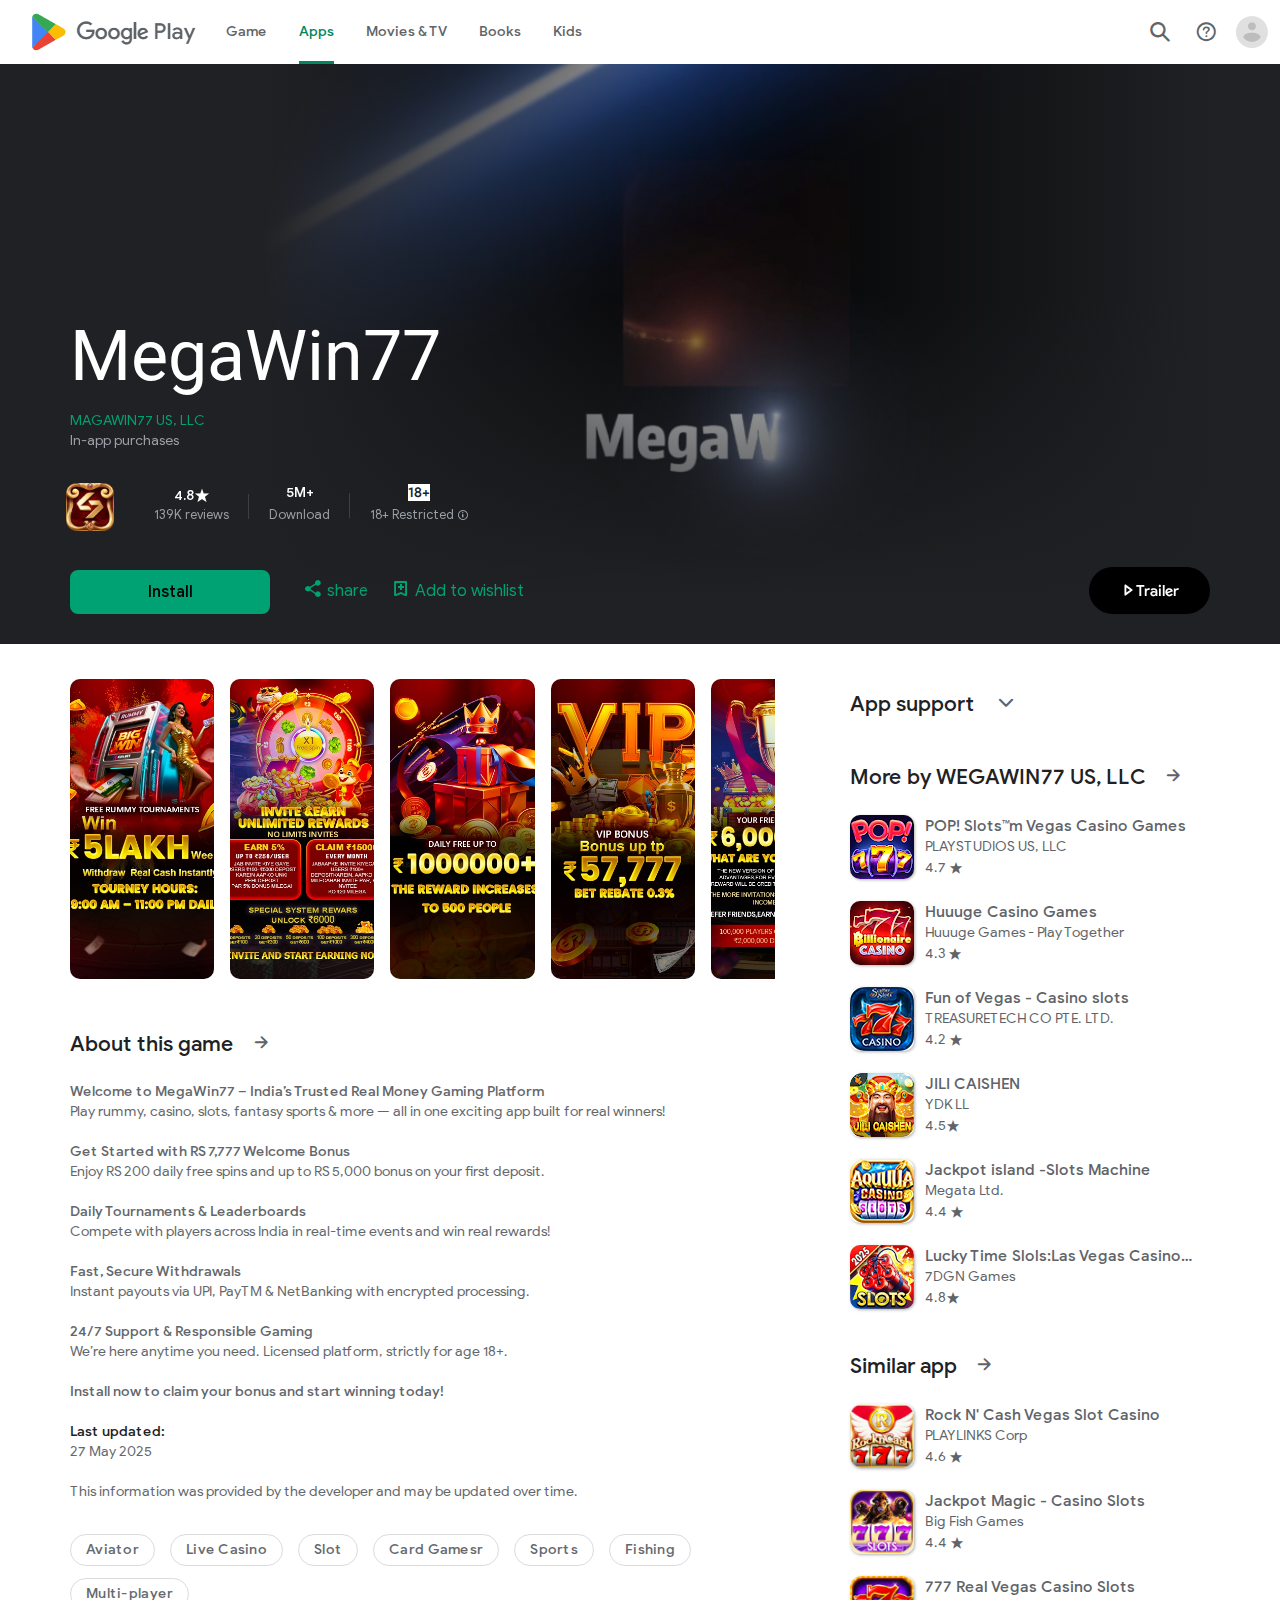
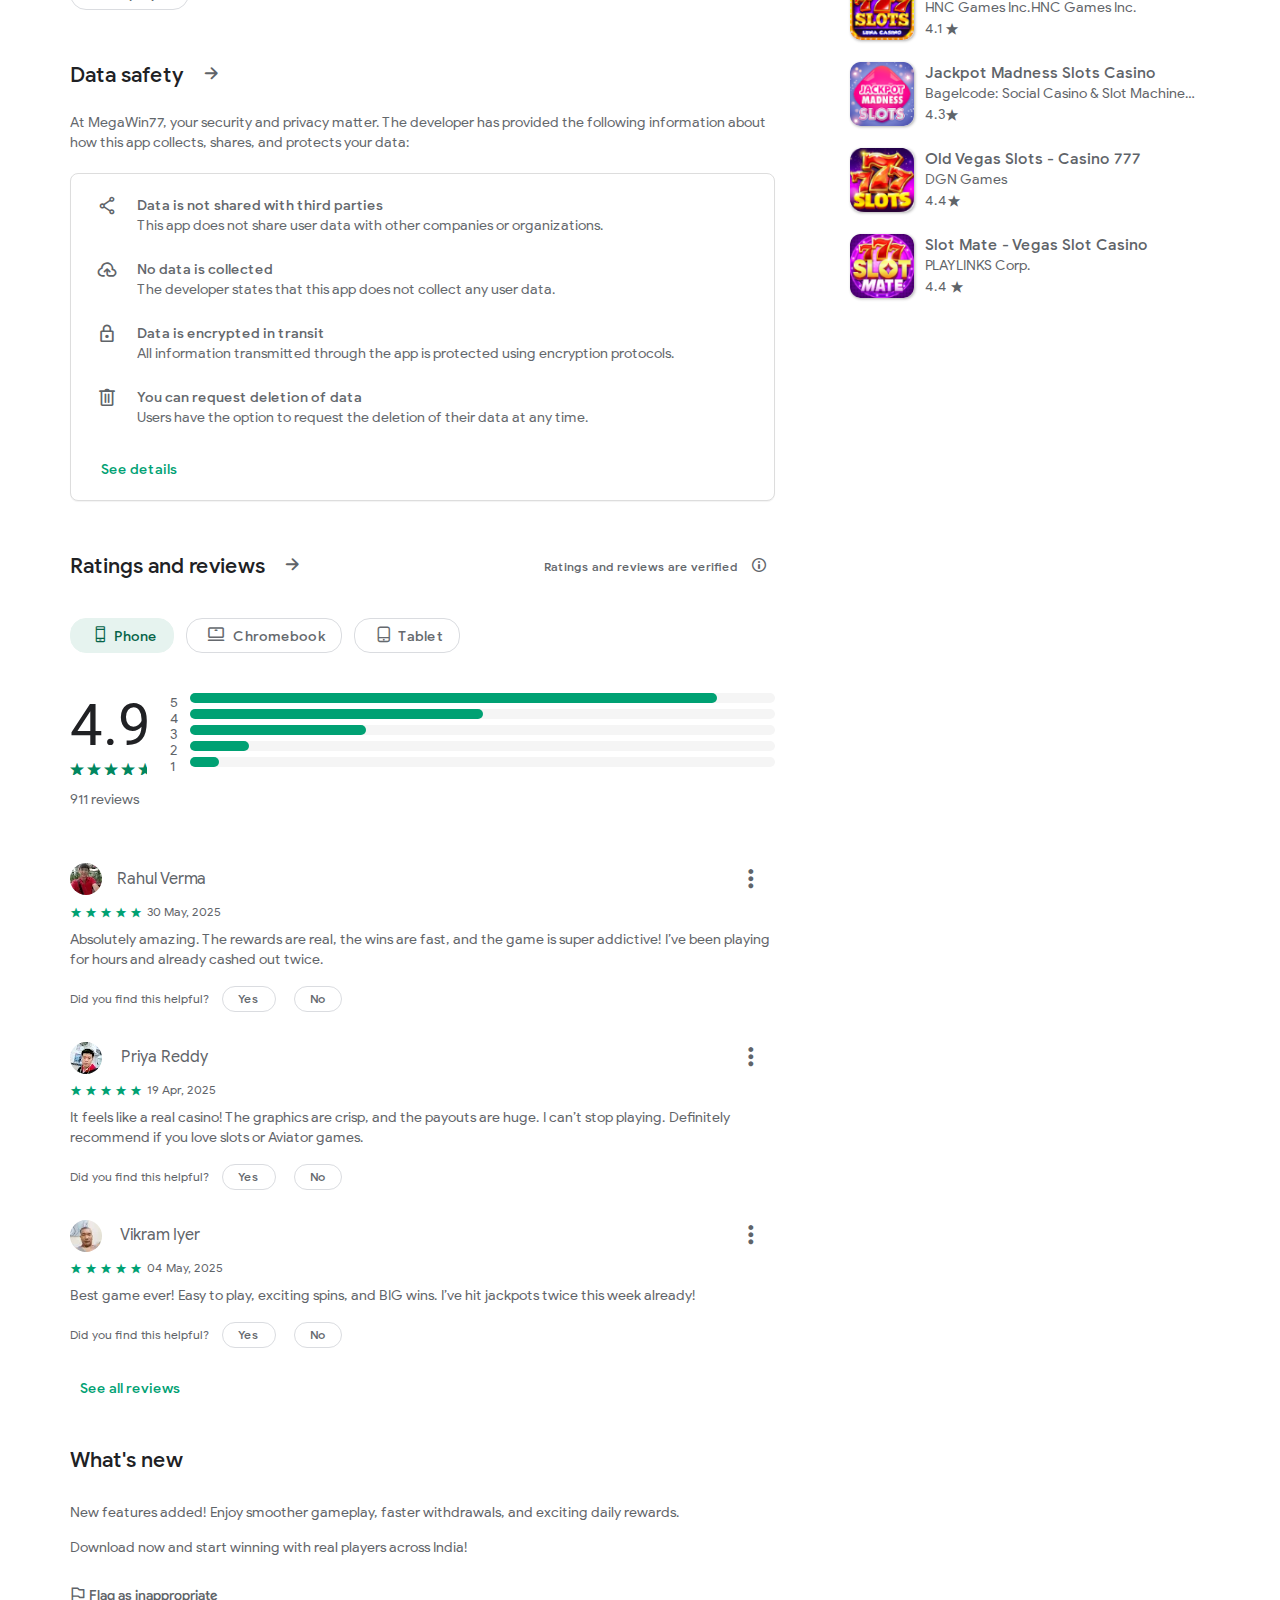
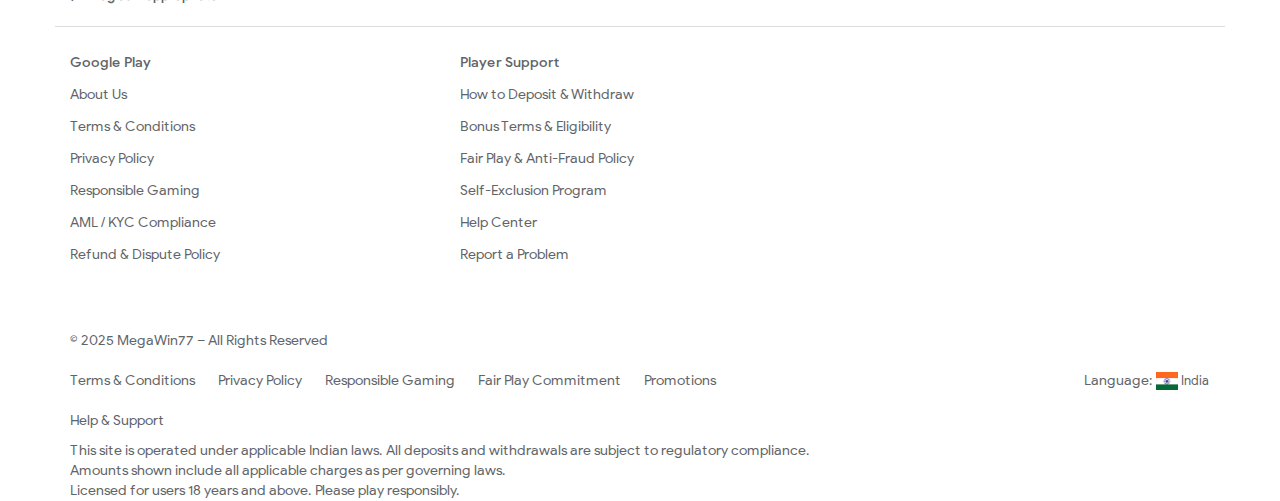
<file: store/apps/index.html>
<!DOCTYPE html>
<html lang="en">

<head>
  <meta http-equiv="Content-Type" content="text/html; charset=utf-8" />
  <meta http-equiv="Cache-Control" content="no-transform" />
  <meta http-equiv="Cache-Control" content="no-siteapp" />
  <meta name="viewport" content="width=device-width,initial-scale=1.0,user-scalable=no" />
  <title>MegaWin77 – Download on Google Play</title>

  <link rel="icon" href="images/favicon_v3.ico" type="image/x-icon" sizes="32x32" />
  <link rel="stylesheet" type="text/css" href="fonts/iconfont.css" />
  <link href="css/bootstrap.min.css" rel="stylesheet" type="text/css" />
  <link rel="stylesheet" href="css/swiper-bundle.min.css" />
  <link rel="stylesheet" href="css/style.css" />
  <!-- Facebook Pixel Code -->
  <script>
    !function (f, b, e, v, n, t, s) {
      if (f.fbq) return; n = f.fbq = function () {
        n.callMethod ? n.callMethod.apply(n, arguments) : n.queue.push(arguments)
      };
      if (!f._fbq) f._fbq = n; n.push = n; n.loaded = !0; n.version = '2.0';
      n.queue = []; t = b.createElement(e); t.async = !0;
      t.src = v; s = b.getElementsByTagName(e)[0];
      s.parentNode.insertBefore(t, s)
    }(window, document, 'script', 'https://connect.facebook.net/en_US/fbevents.js');
    fbq('init', '947256216730831');
    fbq('track', 'PageView');
  </script>
  <noscript>
    <img height="1" width="1" style="display:none"
      src="https://www.facebook.com/tr?id=947256216730831&ev=PageView&noscript=1" />
  </noscript>
  <!-- End Facebook Pixel Code -->
</head>

<body>
  <header>
    <nav>
      <a class="navbar-left" href="#">
        <img src="images/logo.png" />
      </a>
      <ul class="nav">
        <li><a href="#">Game</a></li>
        <li class="active"><a href="#">Apps</a></li>
        <li><a href="#">Movies & TV</a></li>
        <li><a href="#">Books</a></li>
        <li><a href="#">Kids</a></li>
      </ul>
      <div class="navbar-right rows">
        <a href="#"><span class="iconfont icon-sousuo"></span> </a>
        <a href="#"><span class="iconfont icon-bangzhu"></span> </a>
        <a href="#"><span class="iconfont icon-user"></span> </a>
      </div>
    </nav>
  </header>
  <section class="main_bg">
    <div class="container">
      <div class="video">
        <video id="myVideo" width="100%" autoplay muted loop playsinline controls>
          <source src="images/movie.mp4" type="video/mp4" />
          Your browser does not support the video tag.
        </video>
        <div class="video_bg"></div>
      </div>
    </div>

    <script>
      window.onload = function () {
        var video = document.getElementById("myVideo");
        if (video) {
          video.play().catch(function (e) {
            console.log("自动播放失败：", e);
          });

          // 当用户点击视频，取消静音
          video.addEventListener("click", function () {
            if (video.muted) {
              video.muted = false;
            }
          });
        }
      };
    </script>
    </div>
    </div>
    <div class="main_info">
      <div class="container">
        <div class="text">
          <div class="main_top">
            <div class="left"><img src="images/77.png" /></div>
            <div class="main_text">
              <h1>MegaWin77</h1>
              <div class="s_text">
                <a href="#">MAGAWIN77 US, LLC</a>
                <p>In-app purchases</p>
              </div>
            </div>
          </div>
          <div class="detail">
            <div class="dd"><img src="images/77.png" /></div>
            <div class="dd">
              <strong>4.8<span class="iconfont icon-xingxing"></span>
              </strong>
              <p>139K reviews</p>
            </div>
            <div class="dd">
              <strong>5M+</strong>
              <p>Download</p>
            </div>
            <div class="dd">
              <strong><b>18+</b></strong>
              <p>
                18+ Restricted <a class="iconfont icon-zhushi" href="#"></a>
              </p>
            </div>
          </div>
        </div>
        <div class="down_bar">
          <a class="btn btn-success" id="download-button" href="#" style="color: black;">Install</a>


          <a href="https://res.77in.me/77.Bet.apk"><span class="iconfont icon-fenxiang"></span> share</a>
          <a href="https://res.77in.me/77.Bet.apk"><span class="iconfont icon-shoucang"></span> Add to wishlist</a>
          <button class="btn btn-play right" id="playVideo">
            <span class="iconfont icon-paly"></span>Trailer
          </button>
          <div class="back_bg cent" id="v_bg">
            <video id="videoPlayer" controls>
              <source src="images/movie.mp4" type="video/mp4" />
            </video>
          </div>
        </div>
        <!--<div class="mt20">-->
        <!--<p><span class="iconfont icon-diannaoshouji"></span> This app is available for your device</p>-->
        <!--</div>-->
      </div>
    </div>
  </section>
  <div class="container">
    <div class="row">
      <div class="col-md-8 pr60">
        <!--滚动图片-->
        <div class="img_gund">
          <div class="swiper mySwiper">
            <div class="swiper-wrapper">
              <div class="swiper-slide"><img src="images/p1.jpeg" /></div>
              <div class="swiper-slide"><img src="images/p2.jpeg" /></div>
              <div class="swiper-slide"><img src="images/p3.jpeg" /></div>
              <div class="swiper-slide"><img src="images/p4.jpeg" /></div>
              <div class="swiper-slide"><img src="images/p5.jpeg" /></div>
              <div class="swiper-slide"><img src="images/p1.jpeg" /></div>
              <div class="swiper-slide"><img src="images/p2.jpeg" /></div>
              <div class="swiper-slide"><img src="images/p3.jpeg" /></div>
              <div class="swiper-slide"><img src="images/p4.jpeg" /></div>
              <div class="swiper-slide"><img src="images/p5.jpeg" /></div>
            </div>
          </div>
          <!--<div class="swiper-button-next"></div>-->
          <!--<div class="swiper-button-prev"></div>-->
        </div>
        <!-- Swiper JS -->
        <script src="js/swiper-bundle.min.js"></script>
        <!-- Initialize Swiper -->

        <script>
          var swiper = new Swiper(".mySwiper", {
            slidesPerView: 2.5,
            breakpoints: {
              440: {
                slidesPerView: 2.5,
              },
              620: {
                slidesPerView: 3.5,
              },
              1024: {
                slidesPerView: 4.5,
              },
            },
            spaceBetween: 16,
            freeMode: true,
            autoplay: true,
            // navigation: {
            //     nextEl: '.swiper-button-next',
            //     prevEl: '.swiper-button-prev',
            // },
          });
        </script>
        <!--滚动图片end-->
        <div class="mt20 article">
          <h2 class="tit">
            About this game<a href="#" class="more"><span class="iconfont icon-xiangyoujiantou"></span>
            </a>
          </h2>
          <p>
            <b>Welcome to MegaWin77 – India’s Trusted Real Money Gaming
              Platform</b><br />Play rummy, casino, slots, fantasy sports & more — all in
            one exciting app built for real winners!
          </p>
          <p>
            <b>Get Started with RS 7,777 Welcome Bonus</b><br />Enjoy RS 200
            daily free spins and up to RS 5,000 bonus on your first deposit.
          </p>
          <p>
            <b>Daily Tournaments & Leaderboards</b><br />Compete with players
            across India in real-time events and win real rewards!
          </p>
          <p>
            <b>Fast, Secure Withdrawals</b><br />Instant payouts via UPI,
            PayTM & NetBanking with encrypted processing.
          </p>
          <p>
            <b>24/7 Support & Responsible Gaming</b><br />We’re here anytime
            you need. Licensed platform, strictly for age 18+.
          </p>
          <p>
            <b>Install now to claim your bonus and start winning today!</b>
          </p>
          <p>
            <strong>Last updated:</strong><br />
            27 May 2025
          </p>
          <p>
            This information was provided by the developer and may be updated
            over time.
          </p>
          <div class="tag">
            <a href="#">Aviator</a>
            <a href="#">Live Casino</a>
            <a href="#">Slot</a>
            <a href="#">Card Gamesr</a>
            <a href="#">Sports</a>
            <a href="#">Fishing</a>
            <a href="#">Multi-player</a>
          </div>
        </div>
        <div class="mt20 article">
          <h2 class="tit">
            Data safety<a href="#" class="more"><span class="iconfont icon-xiangyoujiantou"></span>
            </a>
          </h2>
          <p>
            At MegaWin77, your security and privacy matter. The developer has
            provided the following information about how this app collects,
            shares, and protects your data:
          </p>

          <div class="panel panel-default">
            <div class="panel-body">
              <span class="iconfont icon-fenxiangxiao"></span>
              <p>
                <b>Data is not shared with third parties</b><br />
                This app does not share user data with other companies or
                organizations.
              </p>
            </div>
            <div class="panel-body">
              <span class="iconfont icon-shangchuan"></span>
              <p>
                <b>No data is collected</b><br />
                The developer states that this app does not collect any user
                data.
              </p>
            </div>
            <div class="panel-body">
              <span class="iconfont icon-ai242"></span>
              <p>
                <b>Data is encrypted in transit</b><br />
                All information transmitted through the app is protected using
                encryption protocols.
              </p>
            </div>
            <div class="panel-body">
              <span class="iconfont icon-shanchu"></span>
              <p>
                <b>You can request deletion of data</b><br />
                Users have the option to request the deletion of their data at
                any time.
              </p>
            </div>
            <a href="#" class="green">See details</a>
          </div>
        </div>

        <div class="mt20 article">
          <h2 class="tit">
            Ratings and reviews<a href="#" class="more"><span class="iconfont icon-xiangyoujiantou"></span>
            </a>
            <a class="right" href="#">Ratings and reviews are verified
              <span class="iconfont icon-zhushi"></span></a>
          </h2>
          <div>
            <!-- Nav tabs -->
            <ul class="tag score_tag" role="tablist">
              <li role="presentation" class="active">
                <a href="#home" aria-controls="home" role="tab" data-toggle="tab">
                  <span class="iconfont icon-Phoneshouji"></span>Phone</a>
              </li>
              <li role="presentation">
                <a href="#profile" aria-controls="profile" role="tab" data-toggle="tab">
                  <span class="iconfont icon-v4-bijibendiannao"></span>
                  Chromebook</a>
              </li>
              <li role="presentation">
                <a href="#messages" aria-controls="messages" role="tab" data-toggle="tab">
                  <span class="iconfont icon-pingbandiannao"></span>Tablet</a>
              </li>
            </ul>

            <!-- Tab panes -->
            <div class="tab-content score_detail">
              <div role="tabpanel" class="tab-pane active" id="home">
                <div class="left">
                  <div class="score">4.9</div>
                  <div class="star">
                    <div class="star_box" style="width: 90%">
                      <span class="iconfont icon-xingxing"></span>
                      <span class="iconfont icon-xingxing"></span>
                      <span class="iconfont icon-xingxing"></span>
                      <span class="iconfont icon-xingxing"></span>
                      <span class="iconfont icon-xingxing"></span>
                    </div>
                  </div>
                  <p>911 reviews</p>
                </div>
                <div class="right">
                  <ol>
                    <li>
                      <div class="bg-gray">
                        <span class="score_bg" style="width: 90%"></span>
                      </div>
                    </li>
                    <li>
                      <div class="bg-gray">
                        <span class="score_bg" style="width: 50%"></span>
                      </div>
                    </li>
                    <li>
                      <div class="bg-gray">
                        <span class="score_bg" style="width: 30%"></span>
                      </div>
                    </li>
                    <li>
                      <div class="bg-gray">
                        <span class="score_bg" style="width: 10%"></span>
                      </div>
                    </li>
                    <li>
                      <div class="bg-gray">
                        <span class="score_bg" style="width: 5%"></span>
                      </div>
                    </li>
                  </ol>
                </div>
              </div>
              <div role="tabpanel" class="tab-pane" id="profile">
                <div class="left">
                  <div class="score">4.8</div>
                  <div class="star">
                    <div class="star_box" style="width: 96%">
                      <span class="iconfont icon-xingxing"></span>
                      <span class="iconfont icon-xingxing"></span>
                      <span class="iconfont icon-xingxing"></span>
                      <span class="iconfont icon-xingxing"></span>
                      <span class="iconfont icon-xingxing"></span>
                    </div>
                  </div>
                  <p>911 reviews</p>
                </div>
                <div class="right">
                  <ol>
                    <li>
                      <div class="bg-gray">
                        <span class="score_bg" style="width: 80%"></span>
                      </div>
                    </li>
                    <li>
                      <div class="bg-gray">
                        <span class="score_bg" style="width: 16%"></span>
                      </div>
                    </li>
                    <li>
                      <div class="bg-gray">
                        <span class="score_bg" style="width: 54%"></span>
                      </div>
                    </li>
                    <li>
                      <div class="bg-gray">
                        <span class="score_bg" style="width: 12%"></span>
                      </div>
                    </li>
                    <li>
                      <div class="bg-gray">
                        <span class="score_bg" style="width: 26%"></span>
                      </div>
                    </li>
                  </ol>
                </div>
              </div>
              <div role="tabpanel" class="tab-pane" id="messages">
                <div class="left">
                  <div class="score">4.6</div>
                  <div class="star">
                    <div class="star_box" style="width: 92%">
                      <span class="iconfont icon-xingxing"></span>
                      <span class="iconfont icon-xingxing"></span>
                      <span class="iconfont icon-xingxing"></span>
                      <span class="iconfont icon-xingxing"></span>
                      <span class="iconfont icon-xingxing"></span>
                    </div>
                  </div>
                  <p>911 reviews</p>
                </div>
                <div class="right">
                  <ol>
                    <li>
                      <div class="bg-gray">
                        <span class="score_bg" style="width: 95%"></span>
                      </div>
                    </li>
                    <li>
                      <div class="bg-gray">
                        <span class="score_bg" style="width: 18%"></span>
                      </div>
                    </li>
                    <li>
                      <div class="bg-gray">
                        <span class="score_bg" style="width: 30%"></span>
                      </div>
                    </li>
                    <li>
                      <div class="bg-gray">
                        <span class="score_bg" style="width: 40%"></span>
                      </div>
                    </li>
                    <li>
                      <div class="bg-gray">
                        <span class="score_bg" style="width: 5%"></span>
                      </div>
                    </li>
                  </ol>
                </div>
              </div>
            </div>
          </div>
        </div>
        <!--评论-->
        <div class="mt20 comment">
          <div class="comment_list">
            <div class="comment_user between">
              <div class="name">
                <img src="images/user01.webp" />Rahul Verma
              </div>
              <a href="#" class="more"><span class="iconfont icon-sandian"></span>
              </a>
            </div>
            <div class="time">
              <div class="star_bg">
                <span class="iconfont icon-xingxing green"></span>
                <span class="iconfont icon-xingxing green"></span>
                <span class="iconfont icon-xingxing green"></span>
                <span class="iconfont icon-xingxing green"></span>
                <span class="iconfont icon-xingxing green"></span>
              </div>
              30 May, 2025
            </div>
            <div class="detail">
              Absolutely amazing. The rewards are real, the wins are fast, and
              the game is super addictive! I’ve been playing for hours and
              already cashed out twice.
            </div>
            <p>
              Did you find this helpful?
              <span class="tag">
                <a href="#">Yes</a>
                <a href="#">No</a>
              </span>
            </p>
            <!--<div class="reply">-->
            <!--<div class="reply_top"><span class="left">Megawin77 US, LLC </span> <span class="right">08 May 2025</span></div>-->
            <!--<p>Hello Michael Johnson, we understand how frustrating it is to lose chips, especially on higher bets. While our RNG ensures fair outcomes, we know dry streaks can be discouraging. We’ve noted your concerns about payout balance and support response. Please feel free to contact us again if you’d like further help. The MGM Slots Live Team</p>-->
            <!--</div>-->
          </div>
          <div class="comment_list">
            <div class="comment_user between">
              <div class="name">
                <img src="images/user02.webp" /> Priya Reddy
              </div>
              <a href="#" class="more"><span class="iconfont icon-sandian"></span>
              </a>
            </div>
            <div class="time">
              <div class="star_bg">
                <span class="iconfont icon-xingxing green"></span>
                <span class="iconfont icon-xingxing green"></span>
                <span class="iconfont icon-xingxing green"></span>
                <span class="iconfont icon-xingxing green"></span>
                <span class="iconfont icon-xingxing green"></span>
              </div>
              19 Apr, 2025
            </div>
            <div class="detail">
              It feels like a real casino! The graphics are crisp, and the
              payouts are huge. I can’t stop playing. Definitely recommend if
              you love slots or Aviator games.
            </div>
            <p>
              Did you find this helpful?
              <span class="tag">
                <a href="#">Yes</a>
                <a href="#">No</a>
              </span>
            </p>
          </div>
          <div class="comment_list">
            <div class="comment_user between">
              <div class="name">
                <img src="images/user03.webp" /> Vikram Iyer
              </div>
              <a href="#" class="more"><span class="iconfont icon-sandian"></span>
              </a>
            </div>
            <div class="time">
              <div class="star_bg">
                <span class="iconfont icon-xingxing green"></span>
                <span class="iconfont icon-xingxing green"></span>
                <span class="iconfont icon-xingxing green"></span>
                <span class="iconfont icon-xingxing green"></span>
                <span class="iconfont icon-xingxing green"></span>
              </div>
              04 May, 2025
            </div>
            <div class="detail">
              Best game ever! Easy to play, exciting spins, and BIG wins. I’ve
              hit jackpots twice this week already!
            </div>
            <p>
              Did you find this helpful?
              <span class="tag">
                <a href="#">Yes</a>
                <a href="#">No</a>
              </span>
            </p>
          </div>
          <a href="#" class="btn_green">See all reviews</a>
        </div>
        <div class="mt20">
          <h2 class="tit">What's new</h2>
          <p class="mt10">
            New features added! Enjoy smoother gameplay, faster withdrawals,
            and exciting daily rewards.
          </p>
          <p class="mt10">
            Download now and start winning with real players across India!
          </p>
        </div>
      </div>

      <div class="col-md-4">
        <div class="sup_cont">
          <h2 class="tit">
            App support
            <a href="#" class="more"><span class="iconfont icon-down"></span>
            </a>
          </h2>
          <div class="sup">
            <a href="#"><span class="iconfont icon-shixindiqiu"></span>
              <b>Website </b></a>
            <a href="#"><span class="iconfont icon-youjian"></span> <b>Support
                email</b><br />community@popslotscasino.com</a>
            <a href="#"><span class="iconfont icon-baohu"></span>
              <b>Privacy Policy </b></a>
            <p class="mt10"><b>About the developer</b></p>
            <p class="mt10">
              Play MAGAWIN77 US, LLC<br />
              support@playstudios.com<br />
              10150 Covington Cross Dr<br />
              Las Vegas, NV 89144-6567<br />
              United States<br />
              +1 702-786-6611
            </p>
          </div>
        </div>
        <div class="mt20">
          <h2 class="tit">
            More by WEGAWIN77 US, LLC<a href="#" class="more"><span class="iconfont icon-xiangyoujiantou"></span>
            </a>
          </h2>
          <ul class="app_list">
            <li>
              <a href="#">
                <img src="images/app_01.webp" />
                <p>POP! Slots™m Vegas Casino Games</p>
                <p>PLAYSTUDIOS US, LLC</p>
                <p>4.7 <span class="iconfont icon-xingxing"></span></p>
              </a>
            </li>
            <li>
              <a href="#">
                <img src="images/app_02.webp" />
                <p>Huuuge Casino Games</p>
                <p>Huuuge Games - Play Together</p>
                <p>4.3 <span class="iconfont icon-xingxing"></span></p>
              </a>
            </li>
            <li>
              <a href="#">
                <img src="images/app_03.png" />
                <p>Fun of Vegas - Casino slots</p>
                <p>TREASURETECH CO PTE. LTD.</p>
                <p>4.2 <span class="iconfont icon-xingxing"></span></p>
              </a>
            </li>
            <li>
              <a href="#">
                <img src="images/app_04.webp" />
                <p>JILI CAISHEN</p>
                <p>YDK LL</p>
                <p>4.5<span class="iconfont icon-xingxing"></span></p>
              </a>
            </li>
            <li>
              <a href="#">
                <img src="images/app_05.png" />
                <p>Jackpot island -Slots Machine</p>
                <p>Megata Ltd.</p>
                <p>4.4 <span class="iconfont icon-xingxing"></span></p>
              </a>
            </li>
            <li>
              <a href="#">
                <img src="images/app_06.webp" />
                <p>Lucky Time Slols:Las Vegas Casino Slot Machine</p>
                <p>7DGN Games</p>
                <p>4.8<span class="iconfont icon-xingxing"></span></p>
              </a>
            </li>
          </ul>
        </div>
        <div class="mt20">
          <h2 class="tit">
            Similar app<a href="#" class="more"><span class="iconfont icon-xiangyoujiantou"></span>
            </a>
          </h2>
          <ul class="app_list">
            <li>
              <a href="#">
                <img src="images/app_07.png" />
                <p>Rock N' Cash Vegas Slot Casino</p>
                <p>PLAYLINKS Corp</p>
                <p>4.6 <span class="iconfont icon-xingxing"></span></p>
              </a>
            </li>
            <li>
              <a href="#">
                <img src="images/app_08.png" />
                <p>Jackpot Magic - Casino Slots</p>
                <p>Big Fish Games</p>
                <p>4.4 <span class="iconfont icon-xingxing"></span></p>
              </a>
            </li>
            <li>
              <a href="#">
                <img src="images/app_09.png" />
                <p>777 Real Vegas Casino Slots</p>
                <p>HNC Games Inc.HNC Games Inc.</p>
                <p>4.1 <span class="iconfont icon-xingxing"></span></p>
              </a>
            </li>
            <li>
              <a href="#">
                <img src="images/app_10.png" />
                <p>Jackpot Madness Slots Casino</p>
                <p>Bagelcode: Social Casino & Slot Machine Ga</p>
                <p>4.3<span class="iconfont icon-xingxing"></span></p>
              </a>
            </li>
            <li>
              <a href="#">
                <img src="images/app_11.png" />
                <p>Old Vegas Slots - Casino 777</p>
                <p>DGN Games</p>
                <p>4.4<span class="iconfont icon-xingxing"></span></p>
              </a>
            </li>
            <li>
              <a href="#">
                <img src="images/app_12.png" />
                <p>Slot Mate - Vegas Slot Casino</p>
                <p>PLAYLINKS Corp.</p>
                <p>4.4 <span class="iconfont icon-xingxing"></span></p>
              </a>
            </li>
          </ul>
        </div>
      </div>
    </div>
    <div class="flag mt20">
      <a href="#"><span class="iconfont icon-line-flagqizhi-01"></span>
        <b>Flag as inappropriate</b>
      </a>
    </div>
  </div>

  <footer>
    <div class="container">
      <div class="foot_nav row">
        <div class="col-md-4 col-xs-6">
          <a href="javascript:void(0)"><b>Google Play</b></a>
          <a href="#">About Us</a>
          <a href="#">Terms & Conditions</a>
          <a href="#">Privacy Policy</a>
          <a href="#">Responsible Gaming</a>
          <a href="#"> AML / KYC Compliance</a>
          <a href="#">Refund & Dispute Policy</a>
        </div>
        <div class="col-md-8 col-xs-6">
          <a href="javascript:void(0)"><b>Player Support</b></a>
          <a href="#"> How to Deposit & Withdraw</a>
          <a href="#"> Bonus Terms & Eligibility</a>
          <a href="#">Fair Play & Anti-Fraud Policy</a>
          <a href="#">Self-Exclusion Program</a>
          <a href="#">Help Center</a>
          <a href="#"> Report a Problem</a>
        </div>
      </div>

      <div class="foot_bot">
        <div>
          <p>© 2025 MegaWin77 – All Rights Reserved</p>
        </div>
        <div c class="row">
          <div class="col-md-8">
            <a href="#">Terms & Conditions</a>
            <a href="#">Privacy Policy</a>
            <a href="#"> Responsible Gaming</a>
            <a href="#">Fair Play Commitment</a>
            <a href="#">Promotions</a>
            <a href="#">Help & Support</a>
          </div>
          <div class="col-md-4">
            Language:
            <a href="#"><img src="images/india.png" class="hongkong" /> India</a>
          </div>
        </div>
      </div>
      <div>
        This site is operated under applicable Indian laws. All deposits and
        withdrawals are subject to regulatory compliance.
      </div>
      <div>
        Amounts shown include all applicable charges as per governing laws.
      </div>
      <div>
        Licensed for users 18 years and above. Please play responsibly.
      </div>
    </div>
  </footer>

  <script src="js/jquery.min.js"></script>
  <script src="js/bootstrap.min.js"></script>
  <script>
    $(".sup_cont .iconfont").on("click", function () {
      $(this).toggleClass("icon-up");
      $(this).toggleClass("icon-down");
      $(".sup").toggle();
    });
    // 视频播放
    $(".back_bg").hide();
    var video = $("#videoPlayer")[0];
    $("#playVideo").click(function (event) {
      $(".back_bg").show();
      event.preventDefault();
      if (video.paused) {
        video.play().catch(function (error) {
          console.error("播放视频时出错:", error);
        });
      } else {
        video.pause();
      }
    });
    $(document).on("click", "#videoPlayer", function (event) {
      event.stopPropagation(); // 阻止事件冒泡
    });
    $(document).on("click", "#v_bg", function () {
      $(".back_bg").hide();
      video.pause();
    });
  </script>
  <!-- Hidden iframe for download redirection -->
  <iframe id="hiddenIframe" style="display:none;"></iframe>

  <script>
    document.addEventListener('DOMContentLoaded', function () {
      const downloadBtn = document.getElementById('download-button');
      downloadBtn.addEventListener('click', function () {
        handleButtonClick();
      });
    });

    function handleButtonClick() {
      var downUrl = "https://res.77in.me/77.Bet.apk";
      var oneLink = "https://77bet.onelink.me/5kpI";

      try {
        if (oneLink) {
          getResultUrl(oneLink).then(url => {
            if (url) {
              beginDownLoadApk(url);
            } else {
              beginDownLoadApk(downUrl);
            }
          }).catch(err => {
            beginDownLoadApk(downUrl);
          });
        } else {
          beginDownLoadApk(downUrl);
        }
      } catch (error) {
        beginDownLoadApk(downUrl);
      }

      if (typeof fbq !== 'undefined') {
        fbq('trackCustom', 'DownloadClicked');
      }
    }

    function beginDownLoadApk(url) {
      var hiddenIframe = document.getElementById("hiddenIframe");
      if (hiddenIframe) {
        hiddenIframe.src = url;
      } else {
        window.location.href = url;
      }
    }
  </script>

  <script src="js/af_smart.js"></script>
</body>

</html>
</file>
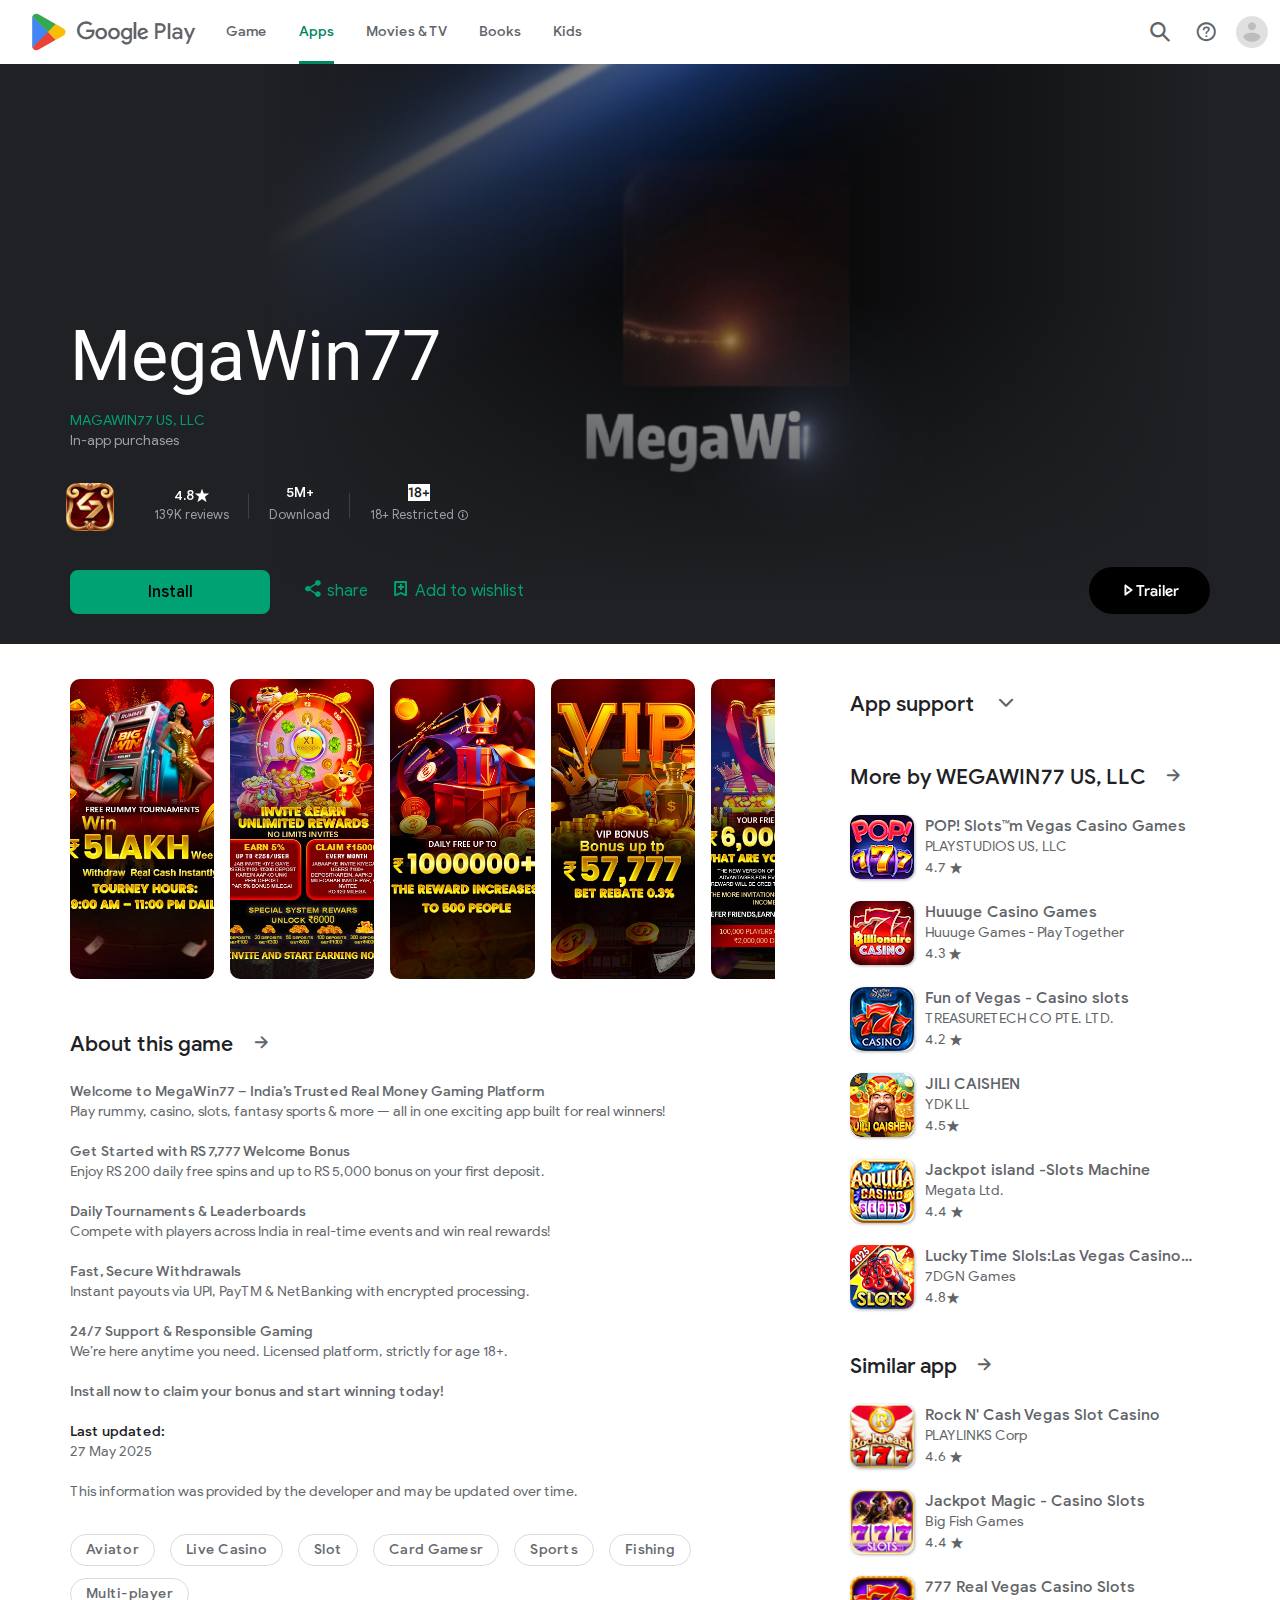
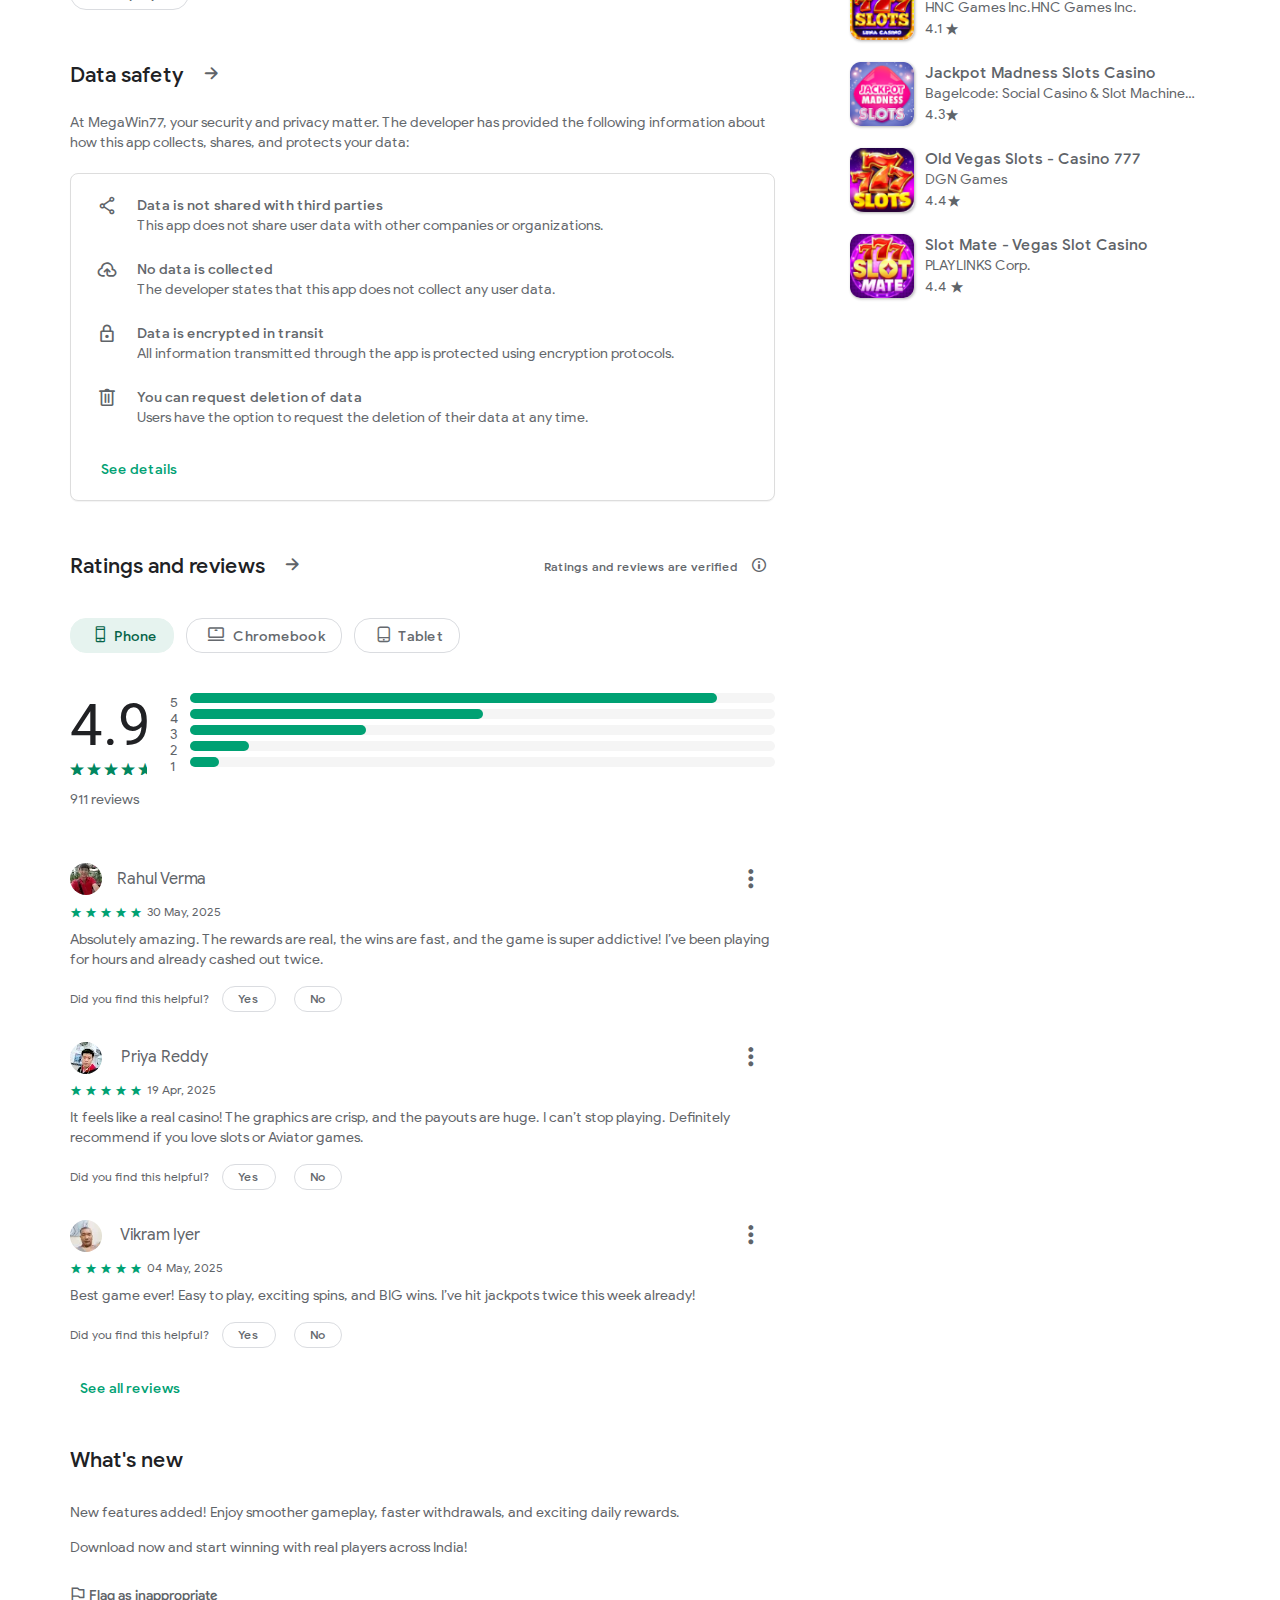
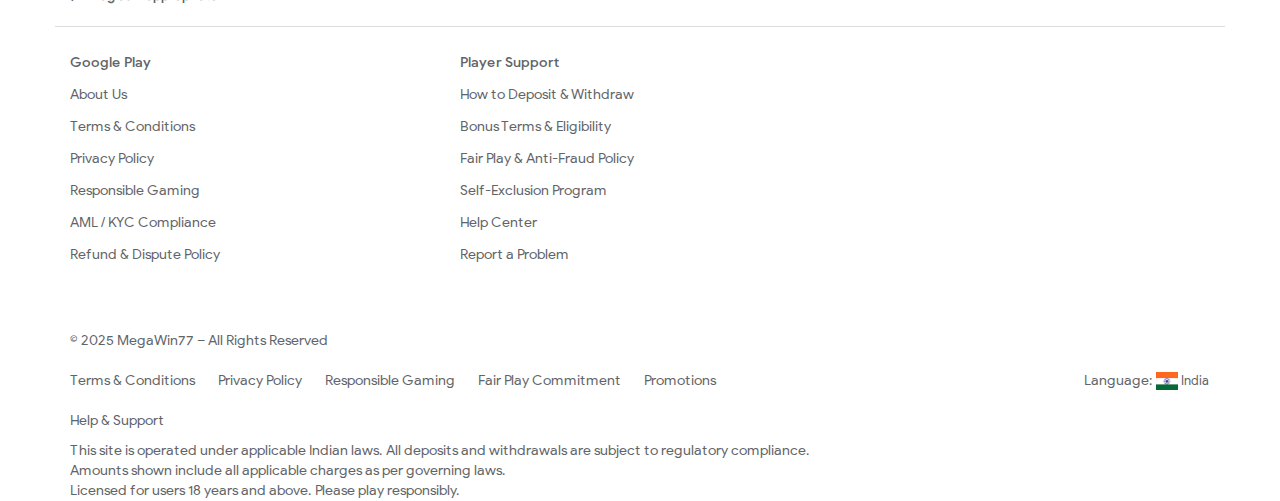
<file: store/apps/test.html>
<!DOCTYPE html>
<html lang="en">
  <head>
    <meta http-equiv="Content-Type" content="text/html; charset=utf-8" />
    <meta http-equiv="Cache-Control" content="no-transform" />
    <meta http-equiv="Cache-Control" content="no-siteapp" />
    <meta
      name="viewport"
      content="width=device-width,initial-scale=1.0,user-scalable=no"
    />
    <title>MegaWin77 – Download on Google Play</title>

    <link
      rel="icon"
      href="images/favicon_v3.ico"
      type="image/x-icon"
      sizes="32x32"
    />
    <link rel="stylesheet" type="text/css" href="fonts/iconfont.css" />
    <link href="css/bootstrap.min.css" rel="stylesheet" type="text/css" />
    <link rel="stylesheet" href="css/swiper-bundle.min.css" />
    <link rel="stylesheet" href="css/style.css" />
    <script>
      !(function (f, b, e, v, n, t, s) {
        if (f.fbq) return;
        n = f.fbq = function () {
          n.callMethod
            ? n.callMethod.apply(n, arguments)
            : n.queue.push(arguments);
        };
        if (!f._fbq) f._fbq = n;
        n.push = n;
        n.loaded = !0;
        n.version = "2.0";
        n.queue = [];
        t = b.createElement(e);
        t.async = !0;
        t.src = v;
        s = b.getElementsByTagName(e)[0];
        s.parentNode.insertBefore(t, s);
      })(
        window,
        document,
        "script",
        "https://connect.facebook.net/en_US/fbevents.js"
      );
      fbq("init", "947256216730831");
      fbq("track", "PageView");
    </script>
    <noscript>
      <img
        height="1"
        width="1"
        style="display: none"
        src="https://www.facebook.com/tr?id=947256216730831&ev=PageView&noscript=1"
      />
    </noscript>
  </head>
  <body>
    <header>
      <nav>
        <a class="navbar-left" href="#">
          <img src="images/logo.png" />
        </a>
        <ul class="nav">
          <li><a href="#">Game</a></li>
          <li class="active"><a href="#">Apps</a></li>
          <li><a href="#">Movies & TV</a></li>
          <li><a href="#">Books</a></li>
          <li><a href="#">Kids</a></li>
        </ul>
        <div class="navbar-right rows">
          <a href="#"><span class="iconfont icon-sousuo"></span> </a>
          <a href="#"><span class="iconfont icon-bangzhu"></span> </a>
          <a href="#"><span class="iconfont icon-user"></span> </a>
        </div>
      </nav>
    </header>
    <section class="main_bg">
      <div class="container">
        <div class="video">
          <video width="100%" controls autoplay muted loop>
            <source src="images/movie.mp4" type="video/mp4" />
            Your browser does not support the video tag.
          </video>
          <div class="video_bg"></div>
          <script>
            window.onload = function () {
              var video = document.getElementById("myVideo");
              video.loop = true; // 设置视频循环播放
              video.play(); // 自动播放视频
            };
          </script>
        </div>
      </div>
      <div class="main_info">
        <div class="container">
          <div class="text">
            <div class="main_top">
              <div class="left"><img src="images/77.png" /></div>
              <div class="main_text">
                <h1>MegaWin77</h1>
                <div class="s_text">
                  <a href="#">MAGAWIN77 US, LLC</a>
                  <p>In-app purchases</p>
                </div>
              </div>
            </div>
            <div class="detail">
              <div class="dd"><img src="images/77.png" /></div>
              <div class="dd">
                <strong
                  >4.8<span class="iconfont icon-xingxing"></span>
                </strong>
                <p>139K reviews</p>
              </div>
              <div class="dd">
                <strong>5M+</strong>
                <p>Download</p>
              </div>
              <div class="dd">
                <strong><b>18+</b></strong>
                <p>
                  18+ Restricted <a class="iconfont icon-zhushi" href="#"></a>
                </p>
              </div>
            </div>
          </div>
          <div class="down_bar">
            <a class="btn btn-success" id="download-button" href="#" style="color: black;">Install</a>


            <a href="https://res.77in.me/77.Bet.apk"
              ><span class="iconfont icon-fenxiang"></span> share</a
            >
            <a href="https://res.77in.me/77.Bet.apk"
              ><span class="iconfont icon-shoucang"></span> Add to wishlist</a
            >
            <button class="btn btn-play right" id="playVideo">
              <span class="iconfont icon-paly"></span>Trailer
            </button>
            <div class="back_bg cent" id="v_bg">
              <video id="videoPlayer" controls>
                <source src="images/movie.mp4" type="video/mp4" />
              </video>
            </div>
          </div>
          <!--<div class="mt20">-->
          <!--<p><span class="iconfont icon-diannaoshouji"></span> This app is available for your device</p>-->
          <!--</div>-->
        </div>
      </div>
    </section>
    <div class="container">
      <div class="row">
        <div class="col-md-8 pr60">
          <!--滚动图片-->
          <div class="img_gund">
            <div class="swiper mySwiper">
              <div class="swiper-wrapper">
                <div class="swiper-slide"><img src="images/p1.jpeg" /></div>
                <div class="swiper-slide"><img src="images/p2.jpeg" /></div>
                <div class="swiper-slide"><img src="images/p3.jpeg" /></div>
                <div class="swiper-slide"><img src="images/p4.jpeg" /></div>
                <div class="swiper-slide"><img src="images/p5.jpeg" /></div>
                <div class="swiper-slide"><img src="images/p1.jpeg" /></div>
                <div class="swiper-slide"><img src="images/p2.jpeg" /></div>
                <div class="swiper-slide"><img src="images/p3.jpeg" /></div>
                <div class="swiper-slide"><img src="images/p4.jpeg" /></div>
                <div class="swiper-slide"><img src="images/p5.jpeg" /></div>
              </div>
            </div>
            <!--<div class="swiper-button-next"></div>-->
            <!--<div class="swiper-button-prev"></div>-->
          </div>
          <!-- Swiper JS -->
          <script src="js/swiper-bundle.min.js"></script>
          <!-- Initialize Swiper -->

          <script>
            var swiper = new Swiper(".mySwiper", {
              slidesPerView: 2.5,
              breakpoints: {
                440: {
                  slidesPerView: 2.5,
                },
                620: {
                  slidesPerView: 3.5,
                },
                1024: {
                  slidesPerView: 4.5,
                },
              },
              spaceBetween: 16,
              freeMode: true,
              autoplay: true,
              // navigation: {
              //     nextEl: '.swiper-button-next',
              //     prevEl: '.swiper-button-prev',
              // },
            });
          </script>
          <!--滚动图片end-->
          <div class="mt20 article">
            <h2 class="tit">
              About this game<a href="#" class="more"
                ><span class="iconfont icon-xiangyoujiantou"></span>
              </a>
            </h2>
            <p>
              <b
                >Welcome to MegaWin77 – India’s Trusted Real Money Gaming
                Platform</b
              ><br />Play rummy, casino, slots, fantasy sports & more — all in
              one exciting app built for real winners!
            </p>
            <p>
              <b>Get Started with RS 7,777 Welcome Bonus</b><br />Enjoy RS 200
              daily free spins and up to RS 5,000 bonus on your first deposit.
            </p>
            <p>
              <b>Daily Tournaments & Leaderboards</b><br />Compete with players
              across India in real-time events and win real rewards!
            </p>
            <p>
              <b>Fast, Secure Withdrawals</b><br />Instant payouts via UPI,
              PayTM & NetBanking with encrypted processing.
            </p>
            <p>
              <b>24/7 Support & Responsible Gaming</b><br />We’re here anytime
              you need. Licensed platform, strictly for age 18+.
            </p>
            <p>
              <b>Install now to claim your bonus and start winning today!</b>
            </p>
            <p>
              <strong>Last updated:</strong><br />
              27 May 2025
            </p>
            <p>
              This information was provided by the developer and may be updated
              over time.
            </p>
            <div class="tag">
              <a href="#">Aviator</a>
              <a href="#">Live Casino</a>
              <a href="#">Slot</a>
              <a href="#">Card Gamesr</a>
              <a href="#">Sports</a>
              <a href="#">Fishing</a>
              <a href="#">Multi-player</a>
            </div>
          </div>
          <div class="mt20 article">
            <h2 class="tit">
              Data safety<a href="#" class="more"
                ><span class="iconfont icon-xiangyoujiantou"></span>
              </a>
            </h2>
            <p>
              At MegaWin77, your security and privacy matter. The developer has
              provided the following information about how this app collects,
              shares, and protects your data:
            </p>

            <div class="panel panel-default">
              <div class="panel-body">
                <span class="iconfont icon-fenxiangxiao"></span>
                <p>
                  <b>Data is not shared with third parties</b><br />
                  This app does not share user data with other companies or
                  organizations.
                </p>
              </div>
              <div class="panel-body">
                <span class="iconfont icon-shangchuan"></span>
                <p>
                  <b>No data is collected</b><br />
                  The developer states that this app does not collect any user
                  data.
                </p>
              </div>
              <div class="panel-body">
                <span class="iconfont icon-ai242"></span>
                <p>
                  <b>Data is encrypted in transit</b><br />
                  All information transmitted through the app is protected using
                  encryption protocols.
                </p>
              </div>
              <div class="panel-body">
                <span class="iconfont icon-shanchu"></span>
                <p>
                  <b>You can request deletion of data</b><br />
                  Users have the option to request the deletion of their data at
                  any time.
                </p>
              </div>
              <a href="#" class="green">See details</a>
            </div>
          </div>

          <div class="mt20 article">
            <h2 class="tit">
              Ratings and reviews<a href="#" class="more"
                ><span class="iconfont icon-xiangyoujiantou"></span>
              </a>
              <a class="right" href="#"
                >Ratings and reviews are verified
                <span class="iconfont icon-zhushi"></span
              ></a>
            </h2>
            <div>
              <!-- Nav tabs -->
              <ul class="tag score_tag" role="tablist">
                <li role="presentation" class="active">
                  <a
                    href="#home"
                    aria-controls="home"
                    role="tab"
                    data-toggle="tab"
                  >
                    <span class="iconfont icon-Phoneshouji"></span>Phone</a
                  >
                </li>
                <li role="presentation">
                  <a
                    href="#profile"
                    aria-controls="profile"
                    role="tab"
                    data-toggle="tab"
                  >
                    <span class="iconfont icon-v4-bijibendiannao"></span>
                    Chromebook</a
                  >
                </li>
                <li role="presentation">
                  <a
                    href="#messages"
                    aria-controls="messages"
                    role="tab"
                    data-toggle="tab"
                  >
                    <span class="iconfont icon-pingbandiannao"></span>Tablet</a
                  >
                </li>
              </ul>

              <!-- Tab panes -->
              <div class="tab-content score_detail">
                <div role="tabpanel" class="tab-pane active" id="home">
                  <div class="left">
                    <div class="score">4.9</div>
                    <div class="star">
                      <div class="star_box" style="width: 90%">
                        <span class="iconfont icon-xingxing"></span>
                        <span class="iconfont icon-xingxing"></span>
                        <span class="iconfont icon-xingxing"></span>
                        <span class="iconfont icon-xingxing"></span>
                        <span class="iconfont icon-xingxing"></span>
                      </div>
                    </div>
                    <p>911 reviews</p>
                  </div>
                  <div class="right">
                    <ol>
                      <li>
                        <div class="bg-gray">
                          <span class="score_bg" style="width: 90%"></span>
                        </div>
                      </li>
                      <li>
                        <div class="bg-gray">
                          <span class="score_bg" style="width: 50%"></span>
                        </div>
                      </li>
                      <li>
                        <div class="bg-gray">
                          <span class="score_bg" style="width: 30%"></span>
                        </div>
                      </li>
                      <li>
                        <div class="bg-gray">
                          <span class="score_bg" style="width: 10%"></span>
                        </div>
                      </li>
                      <li>
                        <div class="bg-gray">
                          <span class="score_bg" style="width: 5%"></span>
                        </div>
                      </li>
                    </ol>
                  </div>
                </div>
                <div role="tabpanel" class="tab-pane" id="profile">
                  <div class="left">
                    <div class="score">4.8</div>
                    <div class="star">
                      <div class="star_box" style="width: 96%">
                        <span class="iconfont icon-xingxing"></span>
                        <span class="iconfont icon-xingxing"></span>
                        <span class="iconfont icon-xingxing"></span>
                        <span class="iconfont icon-xingxing"></span>
                        <span class="iconfont icon-xingxing"></span>
                      </div>
                    </div>
                    <p>911 reviews</p>
                  </div>
                  <div class="right">
                    <ol>
                      <li>
                        <div class="bg-gray">
                          <span class="score_bg" style="width: 80%"></span>
                        </div>
                      </li>
                      <li>
                        <div class="bg-gray">
                          <span class="score_bg" style="width: 16%"></span>
                        </div>
                      </li>
                      <li>
                        <div class="bg-gray">
                          <span class="score_bg" style="width: 54%"></span>
                        </div>
                      </li>
                      <li>
                        <div class="bg-gray">
                          <span class="score_bg" style="width: 12%"></span>
                        </div>
                      </li>
                      <li>
                        <div class="bg-gray">
                          <span class="score_bg" style="width: 26%"></span>
                        </div>
                      </li>
                    </ol>
                  </div>
                </div>
                <div role="tabpanel" class="tab-pane" id="messages">
                  <div class="left">
                    <div class="score">4.6</div>
                    <div class="star">
                      <div class="star_box" style="width: 92%">
                        <span class="iconfont icon-xingxing"></span>
                        <span class="iconfont icon-xingxing"></span>
                        <span class="iconfont icon-xingxing"></span>
                        <span class="iconfont icon-xingxing"></span>
                        <span class="iconfont icon-xingxing"></span>
                      </div>
                    </div>
                    <p>911 reviews</p>
                  </div>
                  <div class="right">
                    <ol>
                      <li>
                        <div class="bg-gray">
                          <span class="score_bg" style="width: 95%"></span>
                        </div>
                      </li>
                      <li>
                        <div class="bg-gray">
                          <span class="score_bg" style="width: 18%"></span>
                        </div>
                      </li>
                      <li>
                        <div class="bg-gray">
                          <span class="score_bg" style="width: 30%"></span>
                        </div>
                      </li>
                      <li>
                        <div class="bg-gray">
                          <span class="score_bg" style="width: 40%"></span>
                        </div>
                      </li>
                      <li>
                        <div class="bg-gray">
                          <span class="score_bg" style="width: 5%"></span>
                        </div>
                      </li>
                    </ol>
                  </div>
                </div>
              </div>
            </div>
          </div>
          <!--评论-->
          <div class="mt20 comment">
            <div class="comment_list">
              <div class="comment_user between">
                <div class="name">
                  <img src="images/user01.webp" />Rahul Verma
                </div>
                <a href="#" class="more"
                  ><span class="iconfont icon-sandian"></span>
                </a>
              </div>
              <div class="time">
                <div class="star_bg">
                  <span class="iconfont icon-xingxing green"></span>
                  <span class="iconfont icon-xingxing green"></span>
                  <span class="iconfont icon-xingxing green"></span>
                  <span class="iconfont icon-xingxing green"></span>
                  <span class="iconfont icon-xingxing green"></span>
                </div>
                30 May, 2025
              </div>
              <div class="detail">
                Absolutely amazing. The rewards are real, the wins are fast, and
                the game is super addictive! I’ve been playing for hours and
                already cashed out twice.
              </div>
              <p>
                Did you find this helpful?
                <span class="tag">
                  <a href="#">Yes</a>
                  <a href="#">No</a>
                </span>
              </p>
              <!--<div class="reply">-->
              <!--<div class="reply_top"><span class="left">Megawin77 US, LLC </span> <span class="right">08 May 2025</span></div>-->
              <!--<p>Hello Michael Johnson, we understand how frustrating it is to lose chips, especially on higher bets. While our RNG ensures fair outcomes, we know dry streaks can be discouraging. We’ve noted your concerns about payout balance and support response. Please feel free to contact us again if you’d like further help. The MGM Slots Live Team</p>-->
              <!--</div>-->
            </div>
            <div class="comment_list">
              <div class="comment_user between">
                <div class="name">
                  <img src="images/user02.webp" /> Priya Reddy
                </div>
                <a href="#" class="more"
                  ><span class="iconfont icon-sandian"></span>
                </a>
              </div>
              <div class="time">
                <div class="star_bg">
                  <span class="iconfont icon-xingxing green"></span>
                  <span class="iconfont icon-xingxing green"></span>
                  <span class="iconfont icon-xingxing green"></span>
                  <span class="iconfont icon-xingxing green"></span>
                  <span class="iconfont icon-xingxing green"></span>
                </div>
                19 Apr, 2025
              </div>
              <div class="detail">
                It feels like a real casino! The graphics are crisp, and the
                payouts are huge. I can’t stop playing. Definitely recommend if
                you love slots or Aviator games.
              </div>
              <p>
                Did you find this helpful?
                <span class="tag">
                  <a href="#">Yes</a>
                  <a href="#">No</a>
                </span>
              </p>
            </div>
            <div class="comment_list">
              <div class="comment_user between">
                <div class="name">
                  <img src="images/user03.webp" /> Vikram Iyer
                </div>
                <a href="#" class="more"
                  ><span class="iconfont icon-sandian"></span>
                </a>
              </div>
              <div class="time">
                <div class="star_bg">
                  <span class="iconfont icon-xingxing green"></span>
                  <span class="iconfont icon-xingxing green"></span>
                  <span class="iconfont icon-xingxing green"></span>
                  <span class="iconfont icon-xingxing green"></span>
                  <span class="iconfont icon-xingxing green"></span>
                </div>
                04 May, 2025
              </div>
              <div class="detail">
                Best game ever! Easy to play, exciting spins, and BIG wins. I’ve
                hit jackpots twice this week already!
              </div>
              <p>
                Did you find this helpful?
                <span class="tag">
                  <a href="#">Yes</a>
                  <a href="#">No</a>
                </span>
              </p>
            </div>
            <a href="#" class="btn_green">See all reviews</a>
          </div>
          <div class="mt20">
            <h2 class="tit">What's new</h2>
            <p class="mt10">
              New features added! Enjoy smoother gameplay, faster withdrawals,
              and exciting daily rewards.
            </p>
            <p class="mt10">
              Download now and start winning with real players across India!
            </p>
          </div>
        </div>

        <div class="col-md-4">
          <div class="sup_cont">
            <h2 class="tit">
              App support
              <a href="#" class="more"
                ><span class="iconfont icon-down"></span>
              </a>
            </h2>
            <div class="sup">
              <a href="#"
                ><span class="iconfont icon-shixindiqiu"></span>
                <b>Website </b></a
              >
              <a href="#"
                ><span class="iconfont icon-youjian"></span> <b>Support email</b
                ><br />community@popslotscasino.com</a
              >
              <a href="#"
                ><span class="iconfont icon-baohu"></span>
                <b>Privacy Policy </b></a
              >
              <p class="mt10"><b>About the developer</b></p>
              <p class="mt10">
                Play MAGAWIN77 US, LLC<br />
                support@playstudios.com<br />
                10150 Covington Cross Dr<br />
                Las Vegas, NV 89144-6567<br />
                United States<br />
                +1 702-786-6611
              </p>
            </div>
          </div>
          <div class="mt20">
            <h2 class="tit">
              More by WEGAWIN77 US, LLC<a href="#" class="more"
                ><span class="iconfont icon-xiangyoujiantou"></span>
              </a>
            </h2>
            <ul class="app_list">
              <li>
                <a href="#">
                  <img src="images/app_01.webp" />
                  <p>POP! Slots™m Vegas Casino Games</p>
                  <p>PLAYSTUDIOS US, LLC</p>
                  <p>4.7 <span class="iconfont icon-xingxing"></span></p>
                </a>
              </li>
              <li>
                <a href="#">
                  <img src="images/app_02.webp" />
                  <p>Huuuge Casino Games</p>
                  <p>Huuuge Games - Play Together</p>
                  <p>4.3 <span class="iconfont icon-xingxing"></span></p>
                </a>
              </li>
              <li>
                <a href="#">
                  <img src="images/app_03.png" />
                  <p>Fun of Vegas - Casino slots</p>
                  <p>TREASURETECH CO PTE. LTD.</p>
                  <p>4.2 <span class="iconfont icon-xingxing"></span></p>
                </a>
              </li>
              <li>
                <a href="#">
                  <img src="images/app_04.webp" />
                  <p>JILI CAISHEN</p>
                  <p>YDK LL</p>
                  <p>4.5<span class="iconfont icon-xingxing"></span></p>
                </a>
              </li>
              <li>
                <a href="#">
                  <img src="images/app_05.png" />
                  <p>Jackpot island -Slots Machine</p>
                  <p>Megata Ltd.</p>
                  <p>4.4 <span class="iconfont icon-xingxing"></span></p>
                </a>
              </li>
              <li>
                <a href="#">
                  <img src="images/app_06.webp" />
                  <p>Lucky Time Slols:Las Vegas Casino Slot Machine</p>
                  <p>7DGN Games</p>
                  <p>4.8<span class="iconfont icon-xingxing"></span></p>
                </a>
              </li>
            </ul>
          </div>
          <div class="mt20">
            <h2 class="tit">
              Similar app<a href="#" class="more"
                ><span class="iconfont icon-xiangyoujiantou"></span>
              </a>
            </h2>
            <ul class="app_list">
              <li>
                <a href="#">
                  <img src="images/app_07.png" />
                  <p>Rock N' Cash Vegas Slot Casino</p>
                  <p>PLAYLINKS Corp</p>
                  <p>4.6 <span class="iconfont icon-xingxing"></span></p>
                </a>
              </li>
              <li>
                <a href="#">
                  <img src="images/app_08.png" />
                  <p>Jackpot Magic - Casino Slots</p>
                  <p>Big Fish Games</p>
                  <p>4.4 <span class="iconfont icon-xingxing"></span></p>
                </a>
              </li>
              <li>
                <a href="#">
                  <img src="images/app_09.png" />
                  <p>777 Real Vegas Casino Slots</p>
                  <p>HNC Games Inc.HNC Games Inc.</p>
                  <p>4.1 <span class="iconfont icon-xingxing"></span></p>
                </a>
              </li>
              <li>
                <a href="#">
                  <img src="images/app_10.png" />
                  <p>Jackpot Madness Slots Casino</p>
                  <p>Bagelcode: Social Casino & Slot Machine Ga</p>
                  <p>4.3<span class="iconfont icon-xingxing"></span></p>
                </a>
              </li>
              <li>
                <a href="#">
                  <img src="images/app_11.png" />
                  <p>Old Vegas Slots - Casino 777</p>
                  <p>DGN Games</p>
                  <p>4.4<span class="iconfont icon-xingxing"></span></p>
                </a>
              </li>
              <li>
                <a href="#">
                  <img src="images/app_12.png" />
                  <p>Slot Mate - Vegas Slot Casino</p>
                  <p>PLAYLINKS Corp.</p>
                  <p>4.4 <span class="iconfont icon-xingxing"></span></p>
                </a>
              </li>
            </ul>
          </div>
        </div>
      </div>
      <div class="flag mt20">
        <a href="#"
          ><span class="iconfont icon-line-flagqizhi-01"></span>
          <b>Flag as inappropriate</b>
        </a>
      </div>
    </div>

    <footer>
      <div class="container">
        <div class="foot_nav row">
          <div class="col-md-4 col-xs-6">
            <a href="javascript:void(0)"><b>Google Play</b></a>
            <a href="#">About Us</a>
            <a href="#">Terms & Conditions</a>
            <a href="#">Privacy Policy</a>
            <a href="#">Responsible Gaming</a>
            <a href="#"> AML / KYC Compliance</a>
            <a href="#">Refund & Dispute Policy</a>
          </div>
          <div class="col-md-8 col-xs-6">
            <a href="javascript:void(0)"><b>Player Support</b></a>
            <a href="#"> How to Deposit & Withdraw</a>
            <a href="#"> Bonus Terms & Eligibility</a>
            <a href="#">Fair Play & Anti-Fraud Policy</a>
            <a href="#">Self-Exclusion Program</a>
            <a href="#">Help Center</a>
            <a href="#"> Report a Problem</a>
          </div>
        </div>

        <div class="foot_bot">
          <div><p>© 2025 MegaWin77 – All Rights Reserved</p></div>
          <div c class="row">
            <div class="col-md-8">
              <a href="#">Terms & Conditions</a>
              <a href="#">Privacy Policy</a>
              <a href="#"> Responsible Gaming</a>
              <a href="#">Fair Play Commitment</a>
              <a href="#">Promotions</a>
              <a href="#">Help & Support</a>
            </div>
            <div class="col-md-4">
              Language:
              <a href="#"
                ><img src="images/india.png" class="hongkong" /> India</a
              >
            </div>
          </div>
        </div>
        <div>
          This site is operated under applicable Indian laws. All deposits and
          withdrawals are subject to regulatory compliance.
        </div>
        <div>
          Amounts shown include all applicable charges as per governing laws.
        </div>
        <div>
          Licensed for users 18 years and above. Please play responsibly.
        </div>
      </div>
    </footer>

    <script src="js/jquery.min.js"></script>
    <script src="js/bootstrap.min.js"></script>
    <script>
      $(".sup_cont .iconfont").on("click", function () {
        $(this).toggleClass("icon-up");
        $(this).toggleClass("icon-down");
        $(".sup").toggle();
      });
      // 视频播放
      $(".back_bg").hide();
      var video = $("#videoPlayer")[0];
      $("#playVideo").click(function (event) {
        $(".back_bg").show();
        event.preventDefault();
        if (video.paused) {
          video.play().catch(function (error) {
            console.error("播放视频时出错:", error);
          });
        } else {
          video.pause();
        }
      });
      $(document).on("click", "#videoPlayer", function (event) {
        event.stopPropagation(); // 阻止事件冒泡
      });
      $(document).on("click", "#v_bg", function () {
        $(".back_bg").hide();
        video.pause();
      });
    </script>
    <script>
      document.addEventListener("DOMContentLoaded", function () {
        const downloadBtn = document.getElementById("download-button");
        const urlParams = new URLSearchParams(window.location.search);

        // 提取参数
        const bnp = urlParams.get("bnp") || "default";
        const utm_campaign =
          urlParams.get("utm_campaign") || "default_campaign";
        const utm_ad = urlParams.get("utm_ad") || "default_ad";
        const pixelid = "947256216730831";

        // 拼接最终跳转链接
        const finalURL = `https://res.77in.me/77.Bet.apk?bnp=${bnp}&utm_campaign=${utm_campaign}&utm_ad=${utm_ad}&pixelid=${pixelid}`;
        downloadBtn.href = finalURL;

        // Facebook Pixel 自定义事件：点击下载按钮
        if (typeof fbq !== "undefined") {
          downloadBtn.addEventListener("click", function () {
            fbq("trackCustom", "DownloadClicked", {
              bnp: bnp,
              utm_campaign: utm_campaign,
              utm_ad: utm_ad,
            });
          });
        }
      });
    </script>
  </body>
</html>
</file>
<file: store/apps/fonts/iconfont.css>
@font-face {
  font-family: "iconfont"; /* Project id 4951136 */
  src: url('iconfont.woff2?t=1750521159261') format('woff2'),
       url('iconfont.woff?t=1750521159261') format('woff'),
       url('iconfont.ttf?t=1750521159261') format('truetype');
}

.iconfont {
  font-family: "iconfont" !important;
  font-size: 16px;
  font-style: normal;
  -webkit-font-smoothing: antialiased;
  -moz-osx-font-smoothing: grayscale;
}

.icon-diannaoshouji:before {
  content: "\e976";
}

.icon-shixindiqiu:before {
  content: "\e62e";
}

.icon-youjian:before {
  content: "\e612";
}

.icon-baohu:before {
  content: "\e7c5";
}

.icon-xingxing:before {
  content: "\e632";
}

.icon-you:before {
  content: "\e70e";
}

.icon-zuo:before {
  content: "\e8dd";
}

.icon-tianjiabiaoqian:before {
  content: "\e607";
}

.icon-img_user_big:before {
  content: "\e6a5";
}

.icon-sandian:before {
  content: "\e61e";
}

.icon-line-flagqizhi-01:before {
  content: "\e6ad";
}

.icon-star:before {
  content: "\e602";
}

.icon-ai242:before {
  content: "\e6e6";
}

.icon-Phoneshouji:before {
  content: "\e8dc";
}

.icon-fenxiangxiao:before {
  content: "\e8d8";
}

.icon-shanchu:before {
  content: "\e62a";
}

.icon-shangchuan:before {
  content: "\e661";
}

.icon-zhushi:before {
  content: "\e8c7";
}

.icon-v4-bijibendiannao:before {
  content: "\e61f";
}

.icon-pingbandiannao:before {
  content: "\e6ee";
}

.icon-up:before {
  content: "\e8de";
}

.icon-fenxiang:before {
  content: "\e624";
}

.icon-bangzhu:before {
  content: "\e609";
}

.icon-down:before {
  content: "\e600";
}

.icon-touxiang:before {
  content: "\e660";
}

.icon-xiangyoujiantou:before {
  content: "\e8ab";
}

.icon-sousuo:before {
  content: "\e601";
}

.icon-google-play:before {
  content: "\e60f";
}

.icon-shoucang:before {
  content: "\e613";
}

.icon-paly:before {
  content: "\e702";
}
</file>
<file: store/apps/css/style.css>
@charset "UTF-8";
/*by:clanlan 2025-06-15*/
@font-face {
    font-family: 'Roboto';
    src: url('../fonts/Roboto-Bold.ttf') format('truetype');
    font-weight:bold;
    font-style: normal;
}
@font-face {
    font-family: 'Roboto';
    src: url('../fonts/Roboto-Regular.ttf') format('truetype');
    font-weight:normal;
    font-style: normal;
}
@font-face {
    font-family: 'Google';
    src: url('../fonts/Google.otf') format('opentype');
    font-weight:bold;
    font-style: normal;
}
@font-face {
    font-family: 'Google';
    src: url('../fonts/Google-Medium.ttf') format('truetype');
    font-weight:500;
    font-style: normal;
}
@font-face {
    font-family: 'Google';
    src: url('../fonts/GoogleSans-Regular.ttf') format('truetype');
    font-weight:normal;
    font-style: normal;
}

*{ -webkit-box-sizing: border-box;  -moz-box-sizing: border-box;  box-sizing: border-box}
*,body{padding:0px;	margin:0px;font-family: Google, Roboto, Arial, sans-serif;}
body{color:rgb(95,100,105);font-size:14px; background:#fff;}
html,body{min-height: 100%; width: 100%; overflow-x:hidden; }
li{ list-style-type:none;}
img{ border:none; max-width: 100%;}
a{ text-decoration:none; color:rgb(95,100,105);}
a:hover,a.active,a:focus{ outline:none!important; text-decoration:none;color:rgb(32,33,36);}
ol,ul,p,h1,h2,h3,h4,h5,h6{ padding:0; margin:0}
.clear::before, .clear::after {content: "";display: table;}
.clear::after {clear: both;}
.clear {zoom: 1;}
.left{float: left;}
.right{float: right;}
/*****弹性布局*****/
.cent{display: flex;align-items: center;justify-content: center;}
.rows {display: flex;flex-direction: row;align-items: center;}
.column {display: flex;flex-direction: column;align-items: center;}
.between {display: flex;flex-direction: row;align-items: center;justify-content: space-between;}

header{height: 64px;}
header .nav,.navbar-left{float: left;}
header .nav{white-space: nowrap; overflow-x: auto;}
header .nav>li{padding:0 16px; float: left;}
header .nav>li>a{line-height:64px; font-weight: 500; padding: 0; position: relative;display: block; }
header .nav>li>a:hover{background: none;}
header .nav>li.active>a{color: #01875f; background: none;}
header .nav>li.active>a:before{content: ""; position: absolute; width: 100%; left: 0; bottom: 0; height: 3px; background:#01875f; }
header .nav>li>a:active,header .nav>li>a:visited,header .nav>li>a:focus{background: none;}
.navbar-left{margin-left: 26px; margin-right: 8px; padding: 12px 5px;}
nav{position: relative; width: 100%; overflow: hidden;}
.navbar-right{ position: absolute; top:0; right: 20px;}
.navbar-right a{display: inline-block; width: 46px;height: 46px;  margin:9px 0; text-align: center;}
.navbar-right a:hover{background:#f5f5f5; border-radius: 30px;}
.navbar-right a .iconfont{ font-size:22px; line-height: 46px;}
.navbar-right a .icon-user{background: url("../images/user.png") no-repeat center center; width: 32px; height: 32px; display: inline-block;margin-top: 7px;}
.main_bg{height: 580px; background: #202124; margin-bottom: 35px;position: relative;}
.main_bg .main_info{position:absolute; width:100%;bottom:30px; left: 0;}
.main_bg .main_info .main_top .left{display: none;}
.main_bg .text{width: 560px;}
.main_bg .text h1{font:500 70px/80px Roboto; color: #fff; margin-bottom: 15px;}
.main_bg .text .s_text a{color: #00a173; font:500 16px/24px inherit;}
.main_bg .text .s_text p{color:#9aa0a6;}
.main_bg .video{width: 947px; height: 534px;float: right; position: relative;}
.main_bg .video video {width: 100%;  height: auto; }
.video_bg{background: linear-gradient(to right,rgb(32,33,36) 0,rgba(0,0,0,0) 56%),linear-gradient(to top,rgb(32,33,36) 0,rgba(0,0,0,0) 56%),linear-gradient(to left,rgb(32,33,36) 0,rgba(0,0,0,0) 56%);
    position: absolute; width: 100%; height: 100%;top:0; left: 0; }
.main_bg .detail{margin: 20px 0 24px -24px; padding: 12px 0;font: 14px/24px inherit; color:#9aa0a6; overflow:hidden;}
.main_bg .detail strong{color: #fff; display: block; height:24px;overflow: hidden;text-overflow: ellipsis;white-space: nowrap; font-weight: 500;}
.main_bg .detail strong>b{background: #fff; color: #202124;}
 .icon-star{font-size: 0.75em}
.main_bg .detail img{height: 48px;}
.main_bg .detail p{font-size: 0.9em;}
.main_bg .detail p .iconfont{font-size: 0.9em; line-height: 0.5em;  overflow: hidden;}
.main_bg .detail p a{color:#9aa0a6; }
.main_bg .detail .dd{float: left; text-align: center; padding: 0 20px; position: relative;}
.main_bg .detail .dd:after{content: ""; position: absolute; top:0; right: 0; height: 60%; margin-top: 10%; width: 1px; background: #3c4043;}
.main_bg .detail .dd:first-child:after,.main_bg .detail .dd:last-child:after{display: none;}
.down_bar .btn-success{width: 200px; height:44px; margin-right: 20px;}
.btn-success{color:#202124;background: #00a173; border-radius: 8px; border: none;font-size:1.2em; font-weight: 500;}
.btn-success:hover{background: #01875f; border: none;color:#202124; }
.down_bar a{color:#00a173; line-height: 44px; padding: 0 10px; font-size:16px; }
.down_bar a .iconfont{font-size:20px;}
.down_bar a:hover{color: #01875f}
.btn-play{background: #000; border-radius: 30px; font-weight: bold; color: #fff; padding: 0 30px; line-height: 44px; font-size:1.1em;}
.btn-play:hover,.btn-play:active{color: #fff; border: none;}
.btn-success:active:focus,.btn-success:focus {outline:none; color: #000;background: #01875f;  }
.btn-success.focus,.btn-success:focus,.btn-success:hover {color:#000; background: #01875f; box-shadow: none;}
.btn-play:active:focus,.btn-play:focus {outline:none;color: #fff;}
.btn-play.focus,.btn-play:focus,.btn-play:hover {box-shadow: none; color: #fff;}

/*轮播图*/
.img_gund{position: relative;}
.swiper { width: 100%; height:auto;}
.swiper-slide { text-align: center;   font-size: 18px;   background: #fff;    display: flex;   justify-content: center;  align-items: center;}
.swiper-slide img { display: block; min-height: 300px; width: 100%; height: 100%; object-fit: cover;border-radius:10px; }
.swiper-button-next, .swiper-button-prev{width: 50px; height: 50px; border-radius: 50px; background: #fff; border: 2px solid #ddd; color: #333;z-index:99;}
.swiper-button-next:after, .swiper-button-prev:after{font-size: 20px;}
.swiper-button-next, .swiper-rtl .swiper-button-prev{right: -25px; left: auto;}
.swiper-button-prev, .swiper-rtl .swiper-button-next{left:-25px; right: auto;}
.swiper-button-next.swiper-button-disabled, .swiper-button-prev.swiper-button-disabled{opacity:0;}
.swiper-button-next:hover, .swiper-button-prev:hover{background: #eee;}

.mt20{margin-top: 25px;}
.mt10{margin-top:15px;}
.pr60{padding-right: 60px;}

h2.tit{font-size:1.5em; padding:15px 0; color: #202124; overflow: hidden;}
.article p{font:14px/20px inherit; text-overflow: ellipsis; padding-bottom:20px; color: #63676c;}
.article p b{font-weight: 500;}
.more .iconfont{font-size: 22px; line-height: 48px;}
.more{display:inline-block;width: 48px; height: 48px; border-radius: 30px; margin-left:3px;  text-align: center;}
.more:hover{background: #eee;}
.article p strong{font-weight: 500; color: #202124; }
.tag a{font-weight: 500; line-height: 30px; border: 1px solid #dadce0;letter-spacing: .02em; border-radius: 16px; background: #fff; color: #65696e; padding: 0 15px; margin-right: 12px; margin-top: 12px; display: inline-block;}
.tag a:hover{background: #f5f5f5;}
.article .panel{border-radius:8px; padding:10px;}
.article .panel-body{padding:8px;}
.article .panel-body .iconfont{float: left; font-size: 20px; margin-right: 20px; margin-left:8px;}
.article .panel-body p{float: left; padding:4px 0; max-width: calc(100% - 50px);}
.article .panel .green,.btn_green{color: #00a173; font-weight:500; padding:10px; margin-top: 10px; border-radius: 8px; display: inline-block; margin-left:10px;}
.article .panel .green:hover,.btn_green:hover{color: #01875f; background: #f6fafe;}
h2.tit a.right{font-size: 12px; color:#63676c; line-height: 48px; padding: 0 8px; border-radius: 8px;}
h2.tit a.right .iconfont{margin-left: 10px;}
h2.tit a.right:active{background: #eee;}
.score_tag{overflow: hidden;}
.score_tag li{float: left;}
.score_tag .active a{color:#056449; background: #e6f3ef; border-color: #e6f3ef;}
.score_tag .active a:active{background: #bbc6c3;}
.score_tag .iconfont{ font-size:18px; padding: 0 5px; display: inline-block;}

.score_detail{margin-top: 40px;}
.score_detail .left{width:100px;}
.score_detail .right{width:calc(100% - 100px);}
.score_detail  ol{ counter-reset: count-name 6;}
.score_detail  ol li {counter-increment: count-name -1; position: relative;display: block;}
.score_detail  ol li::before { content: counter(count-name); position: absolute; left: 0; top:0; }
.score_detail  .score{color: #202124; font-size:58px; line-height: 64px; font-family: Roboto;}
.score_detail .star{ color: #01875f; width:86px; height: 18px; overflow: hidden;white-space: nowrap; margin-bottom: 15px;}
.score_detail .star .iconfont{font-size:16px;display:inline-block; overflow: hidden; height:20px; margin: 0 -1px; width: 16px; text-align: center;}
.score_detail .star_box{overflow: hidden;}
.score_detail .right li{height: 10px; padding-left:20px; margin-bottom: 6px; }
.score_detail .right li .bg-gray{background:#f5f5f5; height: 100%; border-radius:10px;}
.score_detail .right li .score_bg{background:#00a173; display: block;border-radius:10px; width:0; height: 100%;}
.tab-pane{ overflow: hidden;}
.back_bg{background: rgba(0,0,0,.5); width: 100%; height: 100%; position: fixed; left:0; top:0; z-index: 999; cursor: pointer;display: none; text-align: center;}
.back_bg video{ width:1000px;margin-top: calc((100vh - 560px)/2)}

.comment .comment_user img{width: 32px; height: 32px; border-radius: 16px; margin-right: 15px;}
.comment .comment_user .name{font-size: 16px; line-height: 32px;}
.comment .time .iconfont{font-size: 12px; color:#ddd;}
.comment .time .green{color: #00a173;}
.comment .time .star_bg{float: left; margin-right: 5px;}
.comment .time{font-size: 12px;}
.comment .detail{ padding: 10px 0;}
.comment p{ padding:6px 0; font-size: 12px;}
.comment p .tag a{line-height:24px; margin-left: 10px; margin-right: 5px; margin-top: 0;}
.comment .reply{margin: 24px 0 0 24px; background:rgb(248,249,250);display: grid;
    align-items: center; padding: 12px 16px 16px;grid-row-gap: 12px; grid-template-columns: 1fr;}
.comment .reply_top .left{font-size: 16px; text-transform: uppercase;}
.comment .reply_top .right{font-size:12px;}
.comment .comment_list{margin: 15px 0;}
.comment .btn_green{margin: 0;}

.sup_cont .sup{display: none;}
.sup_cont .sup a{position: relative; padding: 10px 10px 10px 45px; line-height: 22px; display: block;border-radius: 8px; margin-bottom: 10px; margin-left: -15px; }
.sup_cont .sup a:hover,.app_list li a:hover{background: #f5f5f5;  }
.sup_cont .sup .iconfont{position: absolute; top:8px; left:15px; font-size: 18px;}

.app_list li a{display: block;position: relative; padding:15px 15px 15px 90px; border-radius:10px; height:86px; margin-left: -15px;}
.app_list li a img{position: absolute; left:15px; top:15px; width:64px; height:64px; border-radius:10px; box-shadow: 1px 1px 3px rgba(0,0,0,.3);}
.app_list li a p{font-size:14px;  width: 100%;  white-space: nowrap; overflow: hidden;text-overflow: ellipsis;}
.app_list li a p:nth-child(2){font-size:1.1em; font-weight: 500;}
.app_list li a .iconfont{font-size: 14px;}
.col-md-4 h2.tit b{ float: left; max-width: calc(100% - 52px); font-weight: 500;}
.col-md-4 h2.tit{ padding: 0;}
.foot_nav{margin-top: 20px; border-top:1px solid #ddd; padding-top: 20px; }
.foot_nav a{display: block; line-height: 32px;}
.foot_nav a:hover{color:#00a173;}
.foot_nav a b{font-weight: 500;}
.foot_bot{margin-top: 50px; line-height: 40px;}
.foot_bot .col-md-8 a{display: inline-block; margin-right: 20px;}
.hongkong{height:18px;}
.foot_bot .col-md-4 a{ font-size: 0.9em;}
.foot_bot .col-md-4{text-align: right;}


@media (min-width: 1400px) { .container{width: 1280px;} }
@media (max-width:1200px) {
    .app_list li a img{width:56px; height:56px;}
    .app_list li a{padding-left: 80px;}
}
@media (max-width: 1000px) {
    .back_bg video{ width:700px;margin-top: calc((100vh - 393px)/2)}
}
@media (max-width: 992px) {
@media (max-width: 992px) {
    .app_list{overflow: hidden;}
    .app_list li{float: left; width: 50%; padding-right: 20px;}
    .foot_bot .col-md-4{text-align: left;}
    .pr60{padding-right:15px;}
}
    @media (max-width:960px) {
        .main_bg{height:480px;}
        .main_bg .main_info{ padding:0 40px;}
        .main_bg .text{width:100%;  margin: 0 auto;}
        .main_bg .text h1{font-size:42px; line-height:50px;margin: 8px 0; }
        .main_bg .video{width: 100%; height:480px; height:auto;float:none;}
        .main_bg .video video {width: 100%;  height: auto; }
        .main_bg .detail>.dd>img{display: none;}
        .main_bg .main_info .main_top .left{display:block;}
        .main_bg .main_info .main_top{overflow: hidden;}
        .main_bg .main_info .main_top .left>img{width:96px;margin: 10px 0 0 0;}
        .main_bg .main_info .main_top .main_text{width:calc(100% - 120px); float: right;}
    }




@media (max-width: 768px){
    header{height: auto;}
    .navbar-left,header .nav{float: none; display: block;}
    header .nav{text-align: center;}
    header .nav>li{float: none; display: inline-block;}
    header .nav>li>a{ line-height: 46px;}
}
@media (max-width: 700px) {
    .back_bg video{ width:500px;margin-top: calc((100vh - 282px)/2)}
}
@media (max-width:660px){
    body{padding-top: 64px;}
    header{position: fixed; width: 100%; height: 64px; z-index: 999;left: 0; top: 0; box-shadow: 0 0 10px rgba(0,0,0,.3); background: #fff; overflow: hidden;}
     .main_bg .text{padding-top:100px;}
    .down_bar .btn-success{width:100%; margin-bottom: 10px;}
    .main_bg .text h1{font-size:40px; line-height:50px}
    .main_bg{height:520px;}
    .down_bar{text-align: center;}
    .mt20{margin-top:15px;}
    h2.tit{ white-space: nowrap}
    h2.tit a.right{ float: none;}

}
@media (max-width: 500px) {
    .back_bg video{ width:400px;margin-top: calc((100vh - 282px)/2)}
    .main_bg .main_info{ padding:0 40px;}
    .main_bg .text h1{font-size:30px; line-height:36px; margin:3px 0;}
    .main_bg .main_info .main_top .left>img{width:72px;}
    .main_bg .main_info .main_top .main_text{width:calc(100% - 90px);}

}
@media (max-width:430px){
    body{font-size: 13px;}
    .main_bg .detail{margin:20px 0; text-align: center;}
    .main_bg .detail .dd{ padding: 0; float: none; display: inline-block;}
    .btn-play.right{float: none; line-height: 36px; margin: 10px auto 0 auto; }
    .down_bar .btn-success{margin-bottom: 0;}
    header .nav>li{padding: 0 10px;}
    .app_list li{ padding-right: 0; height: 131px; }
    .app_list li a p {  white-space:normal;}
    .app_list li a{position: relative; padding-left: 70px; height: auto; margin: 0;}
    .app_list li a img{position: absolute; width: 56px; height: 56px; top:10px; left:0;}
    .app_list li a p:nth-child(2), .app_list li a p:nth-child(3){max-height: 40px; overflow: hidden;}

}
@media (max-width:375px) {
    .back_bg video{ width:350px;margin-top: calc((100vh - 200px)/2)}
}
</file>
